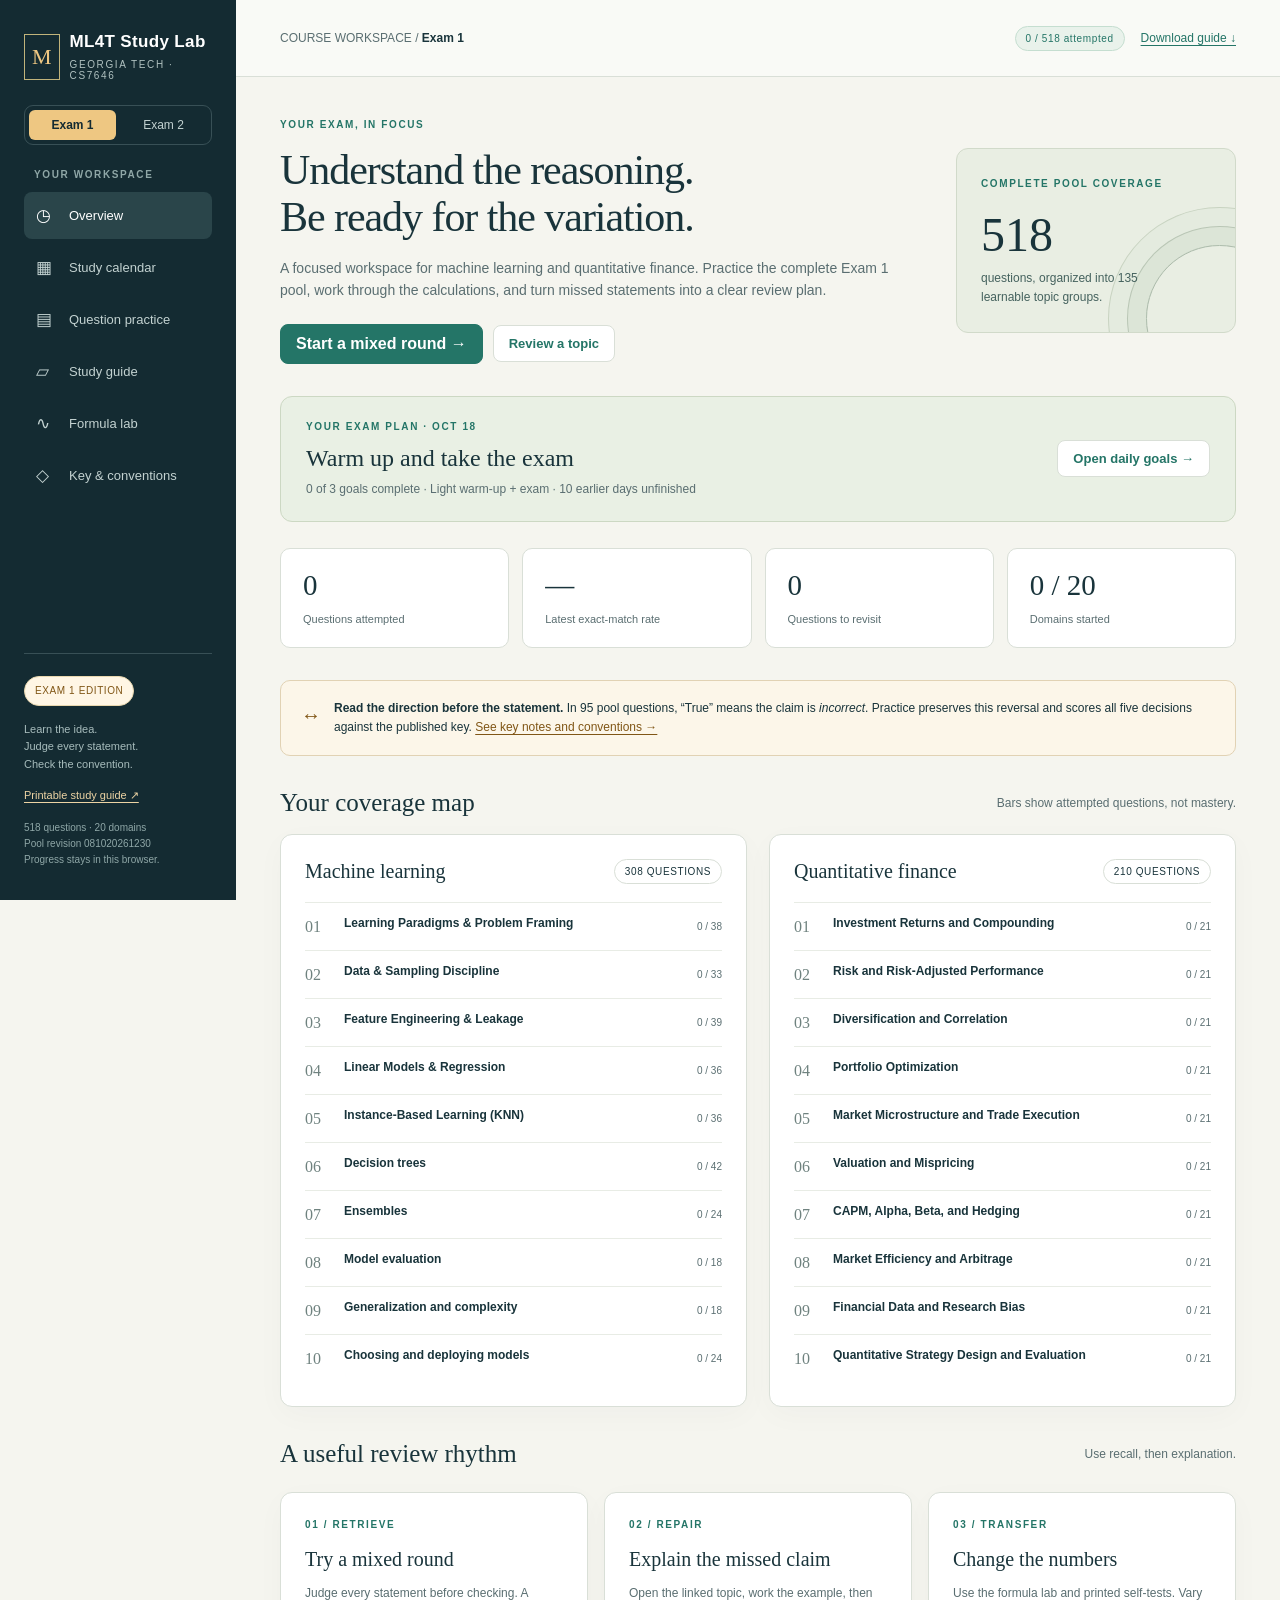
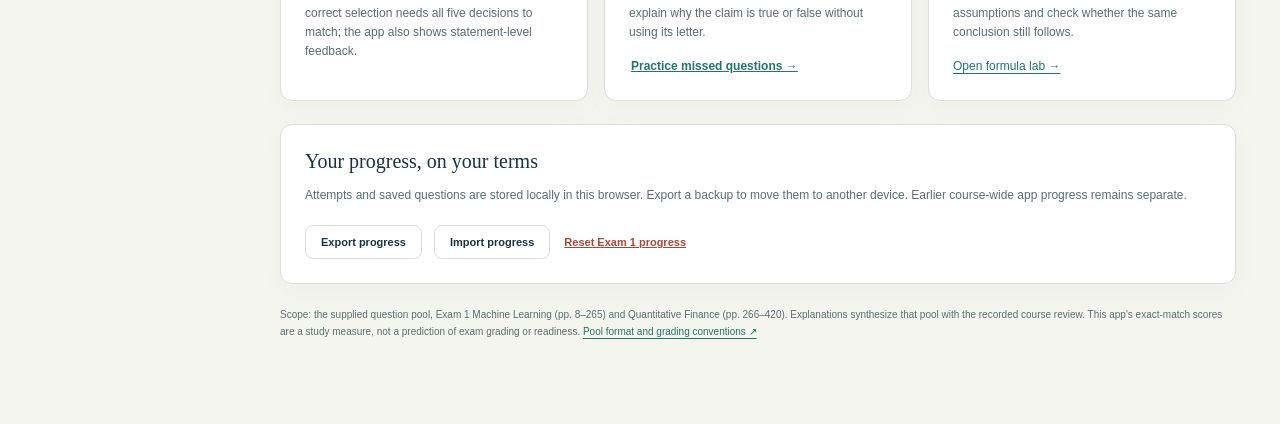
<file: docs/index.html>
<!doctype html>
<html lang="en"><head><meta charset="utf-8"><meta name="viewport" content="width=device-width,initial-scale=1"><meta name="theme-color" content="#142b32"><title>ML4T · Exam 1 Study Lab</title><meta name="description" content="518 Exam 1 pool questions, focused explanations, worked formulas, and a printable guide."><link rel="icon" href="data:image/svg+xml,%3Csvg xmlns='http://www.w3.org/2000/svg' viewBox='0 0 64 64'%3E%3Crect width='64' height='64' rx='14' fill='%23142b32'/%3E%3Cpath d='M14 44V20l18 17 18-17v24' fill='none' stroke='%23eec782' stroke-width='6'/%3E%3C/svg%3E"><link rel="stylesheet" href="styles.css"><script defer src="exam-data.js"></script><script defer src="exam-logic.js"></script><script defer src="calendar-data.js"></script><script defer src="study-planner.js"></script><script defer src="app.js"></script></head>
<body><a class="skip" href="#main">Skip to content</a><div id="app"><main class="loading"><p>CS7646 / EXAM 1</p><h1>A sharper way to prepare.</h1><p>Loading the study lab…</p><noscript><p>Enable JavaScript for practice, or <a href="assets/CS7646_Exam1_Final_Study_Guide.pdf">download the printable guide</a>.</p></noscript></main></div><div id="toast" role="status" aria-live="polite"></div><dialog id="reset-dialog"><h2>Reset Exam 1 progress?</h2><p>This removes attempts, saved questions, and calendar checklists in this browser. Export a backup first if you want to keep them.</p><div class="actions"><button data-action="cancel-reset">Keep progress</button><button class="danger" data-action="confirm-reset">Reset progress</button></div></dialog></body></html>
</file>
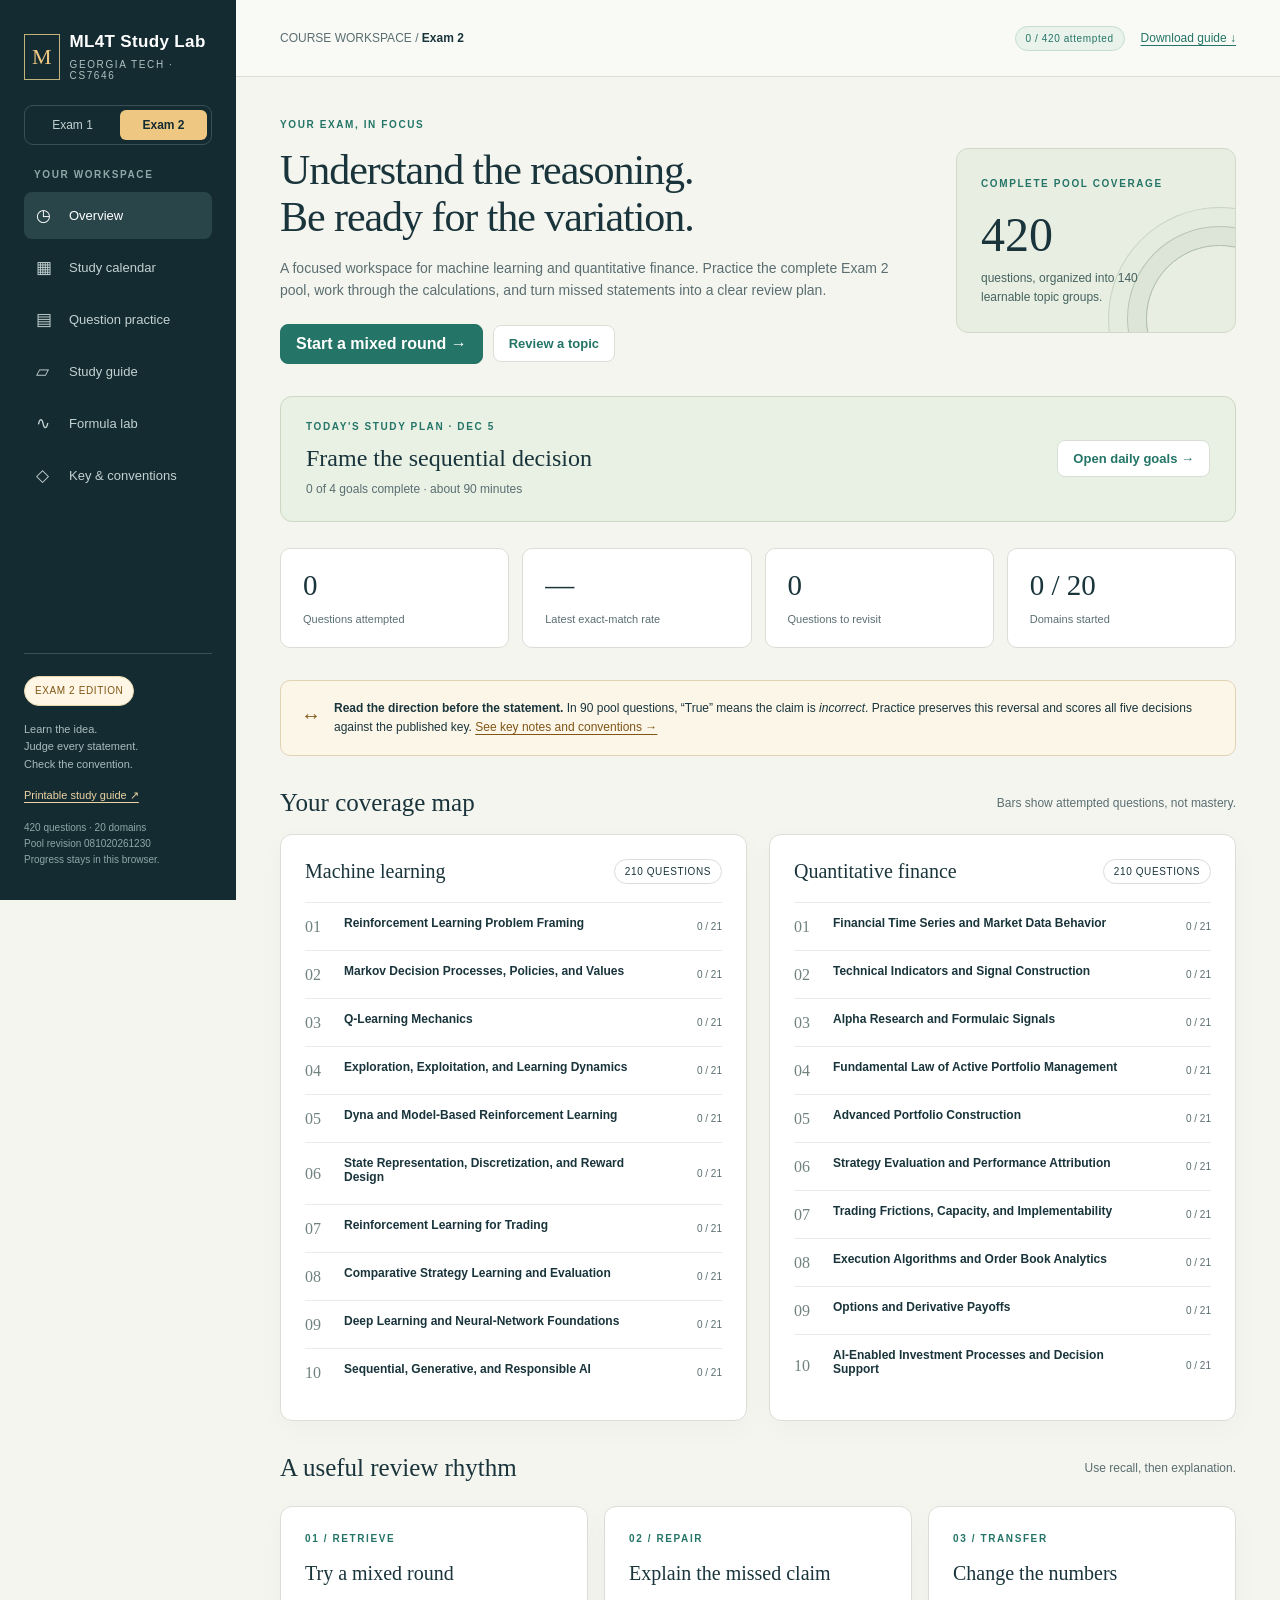
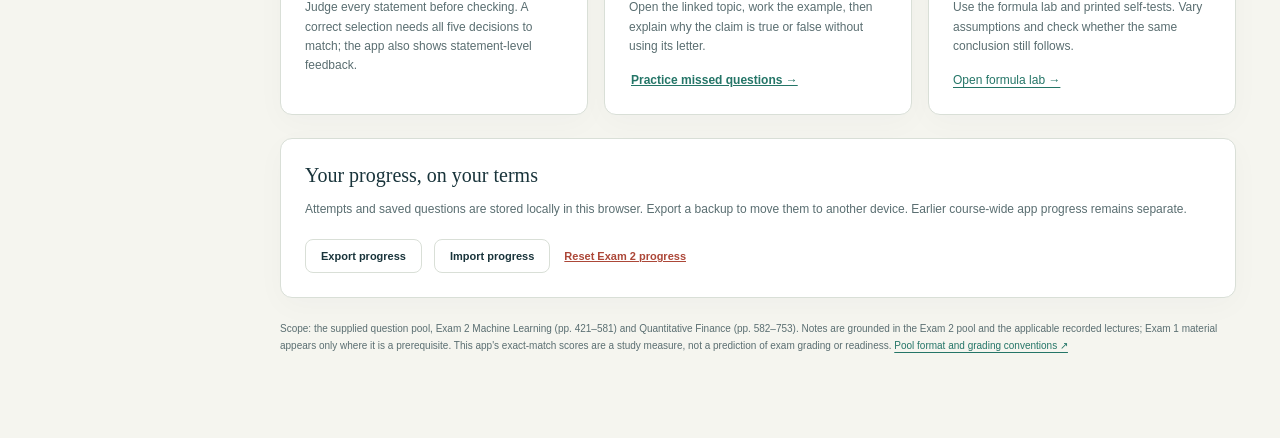
<file: docs/exam2/index.html>
<!doctype html>
<html lang="en"><head><meta charset="utf-8"><meta name="viewport" content="width=device-width,initial-scale=1"><title>ML4T · Exam 2 Study Lab</title><meta name="description" content="420 Exam 2 pool questions, focused explanations, worked formulas, a study calendar, and a printable guide."><link rel="icon" href="data:image/svg+xml,%3Csvg xmlns='http://www.w3.org/2000/svg' viewBox='0 0 64 64'%3E%3Crect width='64' height='64' rx='14' fill='%23142b32'/%3E%3Cpath d='M14 44V20l18 17 18-17v24' fill='none' stroke='%23eec782' stroke-width='6'/%3E%3C/svg%3E"><link rel="stylesheet" href="../styles.css"><script defer src="exam-data.js"></script><script defer src="../exam-logic.js"></script><script defer src="../study-planner.js"></script><script defer src="planner.js"></script><script defer src="logic.js"></script><script defer src="labs.js"></script><script defer src="../app.js"></script></head>
<body><a class="skip" href="#main">Skip to content</a><div id="app"><main class="loading"><p>CS7646 / EXAM 2</p><h1>A sharper way to prepare.</h1><p>Loading the study lab…</p><noscript><p>Enable JavaScript for practice, or <a href="../assets/CS7646_Exam2_Study_Guide.pdf">download the printable guide</a>.</p></noscript></main></div><div id="toast" role="status" aria-live="polite"></div><dialog id="reset-dialog" aria-labelledby="reset-title"><h2 id="reset-title">Reset Exam 2 progress?</h2><p>This removes Exam 2 attempts, saved questions, and calendar checklists in this browser. Export a backup first if you want to keep them. Exam 1 progress stays saved.</p><div class="actions"><button data-action="cancel-reset" autofocus>Keep progress</button><button class="danger" data-action="confirm-reset">Reset progress</button></div></dialog></body></html>
</file>
<file: docs/styles.css>
:root{--ink:#19343b;--muted:#5a6e71;--navy:#142b32;--paper:#f5f5ef;--line:#d9dfd7;--gold:#eec782;--green:#247567;--red:#ac4738;--amber:#805616;font-family:Inter,-apple-system,BlinkMacSystemFont,"Segoe UI",sans-serif;color:var(--ink);background:var(--paper);font-synthesis:none}*{box-sizing:border-box}body{margin:0}button,input,select{font:inherit}button,a,input,select{touch-action:manipulation}button{cursor:pointer;border:1px solid var(--line);background:#fff;color:var(--ink);border-radius:8px;padding:10px 15px;font-weight:600}button:hover{border-color:var(--green);background:#f1f6f1}button:disabled{cursor:default;opacity:.45}a{color:var(--green);text-underline-offset:3px}button:focus-visible,a:focus-visible,input:focus-visible,select:focus-visible,summary:focus-visible{outline:3px solid #b67e20;outline-offset:3px}.skip{position:fixed;top:-70px;left:10px;z-index:30;background:white;padding:14px}.skip:focus{top:10px}.sidebar{position:fixed;inset:0 auto 0 0;width:236px;background:var(--navy);color:#fff;padding:32px 24px;display:flex;flex-direction:column;z-index:10}.brand{display:flex;gap:10px;align-items:center;color:#fff;text-decoration:none}.brand-mark{border:1px solid #c1b47b;padding:9px 7px;color:var(--gold);font-family:Georgia,serif;font-size:22px}.brand strong{font-size:17px;letter-spacing:.02em}.brand small{display:block;color:#b0c1c0;font-size:10px;letter-spacing:.16em;margin-top:7px}.nav-label,.eyebrow{text-transform:uppercase;font-size:10px;letter-spacing:.16em;font-weight:750}.nav-label{color:#8fa7a7;margin:42px 10px 12px}.sidebar nav{display:grid;gap:5px}.nav-button{display:flex;gap:13px;align-items:center;width:100%;text-align:left;border:0;background:transparent;color:#c3d2d1;padding:13px 12px;font-size:13px;font-weight:500}.nav-button span:first-child{font-size:17px;width:20px}.nav-button.active{background:#2a454a;color:#fff}.nav-button:hover{background:#263f45}.sidebar-bottom{margin-top:auto;border-top:1px solid #385056;padding-top:22px;font-size:11px;line-height:1.6;color:#a7bcbc}.sidebar-bottom a{color:#edd4a4}.sidebar-bottom .mini{margin-top:15px;font-size:10px;color:#8fa7a7}.shell{margin-left:236px}.topbar{height:77px;border-bottom:1px solid var(--line);display:flex;align-items:center;justify-content:space-between;padding:0 44px;gap:20px;font-size:12px;color:var(--muted);background:#f9faf6}.topbar strong{color:var(--ink);font-weight:600}.tag{display:inline-flex;align-items:center;border:1px solid var(--line);border-radius:30px;padding:6px 10px;font-size:10px;letter-spacing:.06em;white-space:nowrap}.tag.green{color:var(--green);background:#e9f2eb;border-color:#c5ded0}.tag.gold{color:var(--amber);background:#fff6e5;border-color:#e9d7ae}.topbar-right{display:flex;align-items:center;gap:16px}.content{max-width:1370px;margin:auto;padding:40px 44px 70px}.eyebrow{color:var(--green);margin:0 0 14px}.hero{display:grid;grid-template-columns:minmax(0,1fr) 280px;gap:40px;align-items:center;margin-bottom:32px}h1,h2,h3{font-family:Georgia,"Times New Roman",serif;font-weight:400}h1{font-size:42px;line-height:1.12;margin:0 0 16px;letter-spacing:-.025em}h2{font-size:25px;margin:0 0 14px;line-height:1.2}h3{font-size:20px;line-height:1.25;margin:0 0 12px}p{line-height:1.6;margin:0 0 14px}.lede{max-width:680px;color:var(--muted);font-size:14px}.actions{display:flex;align-items:center;flex-wrap:wrap;gap:10px;margin-top:22px}.primary{background:var(--green);color:white;border-color:var(--green)}.primary:hover{background:#1e6155;color:white}.button-link{display:inline-flex;align-items:center;justify-content:center;text-decoration:none;border:1px solid var(--line);padding:10px 15px;font-size:13px;font-weight:600;border-radius:8px;background:#fff}.hero-card{position:relative;border:1px solid #d1daca;background:#e9eee3;padding:24px;border-radius:12px;overflow:hidden}.hero-card:after{content:"";position:absolute;width:145px;height:145px;border:1px solid #adbcac;border-radius:50%;right:-58px;bottom:-60px;box-shadow:0 0 0 18px #dce5d7,0 0 0 19px #b9c6b5,0 0 0 37px #e4ebdf,0 0 0 38px #c8d3c1}.hero-card .big{font-family:Georgia,serif;font-size:48px;margin:16px 0 7px}.hero-card p{max-width:155px;font-size:12px;color:#45625e;margin:0}.stats{display:grid;grid-template-columns:repeat(4,minmax(0,1fr));gap:13px;margin:26px 0 32px}.stat{border:1px solid var(--line);border-radius:10px;background:#fff;padding:20px 22px}.stat .value{display:block;font-size:29px;font-family:Georgia,serif;margin-bottom:7px}.stat .label{font-size:11px;color:var(--muted)}.section-heading{display:flex;align-items:center;justify-content:space-between;gap:20px;margin:32px 0 16px}.section-heading h2{margin:0}.section-heading p{font-size:12px;color:var(--muted);margin:0}.columns{display:grid;grid-template-columns:minmax(0,1fr) minmax(0,1fr);gap:22px}.panel{background:#fff;border:1px solid var(--line);border-radius:12px;padding:24px;box-shadow:0 8px 30px #18303907;min-width:0}.panel-heading{display:flex;justify-content:space-between;gap:12px;margin-bottom:18px}.panel-heading h3{margin:0}.muted{color:var(--muted)}.small{font-size:12px;line-height:1.6}.tiny{font-size:10px}.domain-row{display:grid;grid-template-columns:28px minmax(0,1fr) 47px;align-items:center;gap:11px;padding:13px 0;border-top:1px solid #e8ece5;text-decoration:none;color:var(--ink)}.domain-row:hover .domain-name{text-decoration:underline}.domain-num{font-family:Georgia,serif;color:#6f827f;font-size:16px}.domain-name{font-size:12px;font-weight:600;display:block;margin-bottom:7px}.track{height:4px;background:#e7ece6;border-radius:4px;overflow:hidden}.track span{display:block;height:100%;background:var(--green)}.domain-count{font-size:10px;text-align:right;color:var(--muted)}.strip{display:flex;align-items:flex-start;gap:13px;padding:18px 20px;border:1px solid #e1d2b4;background:#fcf6e9;border-radius:10px;font-size:12px;line-height:1.65;margin:24px 0}.strip p{margin:0}.strip .badge{flex-shrink:0;font-size:20px;color:var(--amber)}.strip a{color:var(--amber)}.filters{display:grid;grid-template-columns:1fr 1.45fr 1fr 1.4fr;gap:10px;margin:22px 0 15px}.field{display:grid;gap:7px;font-size:10px;font-weight:600;color:var(--muted);letter-spacing:.02em}.field select,.field input{height:40px;border:1px solid #cbd6cf;border-radius:7px;background:white;padding:8px 10px;width:100%;min-width:0;color:var(--ink);font-size:12px;font-weight:400}.practice-controls{display:flex;gap:14px;align-items:center;flex-wrap:wrap;margin-bottom:24px;font-size:12px;color:var(--muted)}.practice-controls label{display:flex;align-items:center;gap:7px}.practice-controls select{border:1px solid var(--line);border-radius:5px;padding:7px;background:white;color:var(--ink)}input[type=checkbox]{accent-color:var(--green);width:17px;height:17px}.practice-layout{display:grid;grid-template-columns:minmax(0,1fr) 255px;gap:23px}.question-card{background:white;border:1px solid var(--line);border-radius:12px;padding:28px}.question-meta{display:flex;justify-content:space-between;gap:15px;align-items:center;margin-bottom:21px}.question-id{font-size:11px;color:var(--green);font-weight:700;letter-spacing:.04em}.question-stem{font-size:15px;line-height:1.8}.mode-banner{padding:11px 14px;background:#eaf3ef;border-left:3px solid var(--green);font-size:12px;line-height:1.65;margin:18px 0}.mode-banner.reverse{background:#fff2d9;border-color:#b27719;color:#744d13}.statement{display:flex;align-items:flex-start;gap:11px;padding:15px;border:1px solid var(--line);border-radius:8px;margin-top:10px;cursor:pointer;font-size:13px;line-height:1.6}.statement:hover{background:#f8faf7}.statement input{flex-shrink:0;margin:2px 0}.statement .letter{font-weight:700;color:#718882}.statement.checked{border-color:#5a9485;background:#f3f9f4}.statement.correct{border-color:#8ab6a0;background:#f1f8f2}.statement.incorrect{border-color:#d59a8d;background:#fff5f1}.statement-content{flex:1;min-width:0}.explanation{font-size:12px;margin-top:10px;border-top:1px solid #cfdcd1;padding-top:9px}.explanation strong{display:block;font-size:11px;margin-bottom:5px}.official{font-weight:600;color:#405f56}.question-footer{display:flex;align-items:center;justify-content:space-between;gap:16px;margin-top:22px}.feedback{background:#edf5ed;border-radius:8px;padding:15px 18px;margin-top:20px;font-size:13px}.feedback.missed{background:#fff1e8}.feedback p{margin:5px 0 0;font-size:12px}.side-card{background:#fff;border:1px solid var(--line);border-radius:10px;padding:20px;margin-bottom:16px}.side-card h3{font-size:19px}.side-card p{font-size:12px;color:var(--muted)}.side-card .button-link,.side-card button{font-size:11px}.session-dots{display:flex;gap:5px;flex-wrap:wrap;margin:15px 0}.session-dot{border:1px solid #cbd7ce;border-radius:4px;width:23px;height:23px;padding:0;font-size:9px;background:#f3f5f0}.session-dot.now{outline:2px solid var(--green);outline-offset:1px}.session-dot.hit{background:var(--green);color:#fff}.session-dot.miss{background:#d49d69;color:#fff}.progress-note{font-size:10px;color:var(--muted);margin-top:18px}.warning-note{border:1px solid #e1be82;border-radius:8px;background:#fff9ec;padding:14px;font-size:12px;line-height:1.6;margin-bottom:18px}.warning-note summary{cursor:pointer;font-weight:700}.warning-note p{margin:10px 0 0}.library-layout{display:grid;grid-template-columns:230px minmax(0,1fr);gap:26px;margin-top:25px}.topic-list{display:grid;gap:3px;align-content:start;position:sticky;top:20px;max-height:85vh;overflow:auto}.topic-list .nav-label{margin:20px 10px 6px;color:var(--green)}.topic-button{border:0;border-radius:7px;background:transparent;text-align:left;font-size:12px;font-weight:500;padding:11px}.topic-button.active{background:#e3ece0;color:#155e50;font-weight:700}.topic-button small{color:var(--muted);margin-right:7px}.guide-head{border-bottom:1px solid var(--line);padding-bottom:24px;margin-bottom:25px}.guide-head h2{font-size:33px}.guide-section{margin:26px 0}.guide-section h3{font-size:20px}.guide-section p,.guide-section li{font-size:13px;line-height:1.8}.guide-section ul{padding-left:20px}.guide-section li{margin-bottom:8px}.group{border-top:1px solid var(--line);padding:17px 0}.group summary{display:flex;gap:13px;cursor:pointer;align-items:center;font-size:13px;font-weight:650;list-style:none}.group summary:after{content:"+";margin-left:auto;font-size:20px;color:var(--green)}.group[open] summary:after{content:"−"}.group .group-number{font-family:Georgia,serif;color:var(--green);font-size:19px;font-weight:400}.group-content{padding-left:37px}.group-content li{font-size:13px;line-height:1.75;margin:10px 0}.trap{background:#f9f3e5;border-left:3px solid #d5ad68;padding:12px 14px;margin:14px 0;font-size:12px;line-height:1.7}.group-meta{font-size:10px;display:flex;align-items:center;gap:13px;flex-wrap:wrap}.group-meta button{padding:6px 9px;font-size:10px}.formula{font-family:"SFMono-Regular",Consolas,monospace;font-size:12px;line-height:1.85;padding:16px;background:#edf2ec;border-radius:7px;white-space:pre-wrap;overflow-wrap:anywhere}.example{border-left:3px solid #6b9b8d;padding:5px 17px;margin:20px 0;font-size:13px;line-height:1.7}.example strong{display:block;margin-bottom:7px}.example p{margin-bottom:7px}.cards3{display:grid;grid-template-columns:repeat(3,1fr);gap:16px;margin:23px 0}.lab-tabs{display:flex;gap:8px;flex-wrap:wrap;margin:25px 0}.lab-tabs button.active{background:var(--navy);color:white;border-color:var(--navy)}.lab-grid{display:grid;grid-template-columns:330px minmax(0,1fr);gap:24px}.lab-inputs .field{margin:17px 0;font-size:12px}.lab-inputs input{height:45px;font-size:14px}.lab-result{background:#e6eee1;border-radius:10px;padding:30px}.lab-result .result{font-family:Georgia,serif;font-size:40px;margin:18px 0}.lab-result p{font-size:13px}.lab-bars{display:flex;gap:20px;align-items:flex-end;height:170px;border-bottom:1px solid #9daf9d;padding:0 20px;margin:25px 0 40px}.lab-bar{flex:1;background:#437d69;min-height:3px;position:relative;max-width:120px;margin:auto}.lab-bar span{position:absolute;bottom:-27px;left:50%;transform:translateX(-50%);font-size:10px;white-space:nowrap}.check-table{width:100%;border-collapse:collapse;font-size:12px}.check-table th,.check-table td{padding:13px 10px;text-align:left;border-bottom:1px solid var(--line);vertical-align:top;line-height:1.65}.check-table th{font-size:10px;color:var(--muted);text-transform:uppercase;letter-spacing:.06em}.issue{border:1px solid var(--line);background:white;border-radius:10px;padding:24px;margin:16px 0}.issue h3{font-size:19px}.issue blockquote{margin:15px 0;border-left:3px solid #cdb37f;padding:6px 15px;font-size:13px;line-height:1.8;color:var(--muted)}.issue p{font-size:13px}.empty{text-align:center;padding:50px 25px;background:#fff;border:1px solid var(--line);border-radius:12px}.empty p{color:var(--muted);font-size:13px}.text-button{border:none;background:none;padding:2px;color:var(--green);text-decoration:underline;font-size:12px}.storage-actions{display:flex;gap:12px;align-items:center;flex-wrap:wrap;margin-top:20px}.storage-actions button{font-size:11px}.danger{color:var(--red)}dialog{max-width:460px;border:1px solid var(--line);border-radius:14px;padding:30px;color:var(--ink);box-shadow:0 20px 100px #0004}dialog::backdrop{background:#122d3677}#toast{position:fixed;bottom:25px;left:50%;transform:translateX(-50%);background:var(--navy);color:white;border-radius:8px;padding:13px 20px;font-size:12px;z-index:50;max-width:90vw;display:none}.loading{padding:70px;max-width:800px}.source-line{font-size:10px;color:var(--muted);line-height:1.7;margin-top:22px}.sr-only{position:absolute;width:1px;height:1px;padding:0;margin:-1px;overflow:hidden;clip:rect(0,0,0,0);white-space:nowrap;border:0}.lecture-figure{margin:20px 0}.lecture-figure img{max-width:100%;border:1px solid var(--line);border-radius:8px}.lecture-figure figcaption{font-size:10px;color:var(--muted);margin-top:7px}
@media(min-width:1500px){.hero h1{font-size:48px}.question-stem{font-size:16px}}
@media(max-width:1150px){.sidebar{width:200px;padding:28px 16px}.shell{margin-left:200px}.content{padding:30px 26px 55px}.topbar{padding:0 26px}.practice-layout{grid-template-columns:minmax(0,1fr) 210px}.filters{grid-template-columns:1fr 1fr}.hero{grid-template-columns:minmax(0,1fr) 220px;gap:25px}.hero h1{font-size:37px}.stat{padding:17px}.library-layout{grid-template-columns:190px minmax(0,1fr)}.lab-grid{grid-template-columns:270px minmax(0,1fr)}}
@media(max-width:900px){.sidebar{width:175px;padding:25px 13px}.shell{margin-left:175px}.brand strong{font-size:14px}.brand small{font-size:8px}.brand-mark{font-size:17px}.nav-button{font-size:12px;padding:12px 9px}.content{padding:28px 22px 45px}.hero{grid-template-columns:1fr}.hero-card{display:none}.practice-layout{grid-template-columns:1fr}.practice-aside{display:grid;grid-template-columns:1fr 1fr;gap:15px}.columns{grid-template-columns:1fr}.lab-grid{grid-template-columns:1fr}.lab-inputs{display:grid;grid-template-columns:1fr 1fr;gap:0 20px}.lab-inputs h3{grid-column:1/-1}.library-layout{grid-template-columns:1fr}.topic-list{position:static;display:flex;flex-wrap:wrap;max-height:180px;border-bottom:1px solid var(--line);padding-bottom:15px}.topic-list .nav-label{width:100%;margin:10px 0 0}.topic-button{padding:7px 10px;font-size:11px}.stats{grid-template-columns:1fr 1fr}.cards3{grid-template-columns:1fr}.topbar{padding:0 22px}.topbar-right .tag{display:none}}
@media(max-width:650px){.sidebar{position:static;width:auto;padding:17px 18px 10px;display:block}.brand{margin-bottom:17px}.brand strong{font-size:16px}.brand small{font-size:9px}.brand-mark{font-size:20px}.nav-label,.sidebar-bottom{display:none}.sidebar nav{display:flex;gap:5px;overflow-x:auto}.nav-button{white-space:nowrap;width:auto;font-size:11px;padding:10px}.nav-button span:first-child{display:none}.shell{margin-left:0}.topbar{height:52px;padding:0 18px;font-size:10px}.topbar-right{gap:10px}.topbar-right a{font-size:10px}.content{padding:27px 18px 45px}.hero h1,h1{font-size:34px}.hero{margin-bottom:20px}.lede{font-size:13px}.stats{gap:9px;margin:23px 0}.stat{padding:16px}.stat .value{font-size:27px}.section-heading{align-items:flex-start}.section-heading h2{font-size:23px}.section-heading p{max-width:115px;text-align:right;font-size:10px}.panel,.question-card{padding:20px}.filters{gap:10px}.question-stem{font-size:14px}.statement{padding:13px 10px;font-size:12px;gap:8px}.question-meta{align-items:flex-start}.question-footer{flex-wrap:wrap}.practice-aside{grid-template-columns:1fr}.practice-controls{font-size:11px;gap:10px}.practice-controls button{font-size:11px}.guide-head h2{font-size:29px}.group-content{padding-left:0}.lab-result{padding:23px}.lab-result .result{font-size:35px}.issue{padding:20px}.check-table{font-size:10px}.check-table td,.check-table th{padding:9px 5px}.topbar-right strong{display:none}}
@media print{.sidebar,.topbar,.actions,.filters,.practice-controls,.practice-aside,#toast,.nav-button,.storage-actions{display:none!important}.shell{margin:0}.content{padding:0}.panel,.question-card{border:0;box-shadow:none}.columns{display:block}body{background:white}.guide-section,.group{break-inside:avoid}a{color:inherit}h1{font-size:28px}.topic-list{display:none}.library-layout{display:block}}
.hero-card>*{position:relative;z-index:1}.hero-card:after{z-index:0}.hero-card p{max-width:185px}
@media(max-width:650px){.sidebar nav{flex-wrap:wrap;overflow:visible}.nav-button{flex:1 1 30%;justify-content:center;min-height:38px;background:#203a40}.sidebar{padding-bottom:14px}.brand small{letter-spacing:.12em}}
@media(max-width:650px){.topic-list .nav-label{display:block}}
/* Exam 1 daily calendar */
.planner-home{display:flex;justify-content:space-between;align-items:center;gap:24px;padding:22px 25px;background:#e9f0e4;border:1px solid #ccd8c3;border-radius:12px;margin:25px 0}.planner-home .eyebrow{margin-bottom:8px}.planner-home h3{margin-bottom:7px;font-size:24px}.planner-home p:last-child{margin:0;font-size:12px;color:var(--muted)}.planner-home .button-link{white-space:nowrap}.planner-heading{display:flex;gap:30px;align-items:flex-start;justify-content:space-between}.planner-heading .tag{margin-top:10px}.planner-stats{display:flex;gap:0;border:1px solid var(--line);border-radius:10px;background:#fff;margin:27px 0}.planner-stats>div{flex:1;padding:20px 24px;border-right:1px solid var(--line)}.planner-stats>div:last-child{border:0}.planner-stats strong{display:block;font-family:Georgia,serif;font-size:28px;font-weight:400;margin-bottom:6px}.planner-stats span{color:var(--muted);font-size:11px}.planner-layout{display:grid;grid-template-columns:330px minmax(0,1fr);gap:25px;align-items:start}.month-panel{padding:22px}.month-heading{display:flex;align-items:center;justify-content:space-between;gap:10px;margin-bottom:19px}.month-heading h2{font-size:23px;margin:0}.month-grid{display:grid;grid-template-columns:repeat(7,minmax(0,1fr));gap:5px}.weekday{text-align:center;font-size:9px;text-transform:uppercase;color:var(--muted);padding:6px 0}.calendar-inactive,.calendar-blank{min-height:45px;display:flex;justify-content:center;align-items:center;color:#7d8981;font-size:12px}.calendar-date{display:flex;flex-direction:column;justify-content:center;align-items:center;gap:1px;min-height:45px;min-width:0;border-radius:8px;padding:4px;font-weight:600;font-size:12px;background:#eff4eb;border-color:#d5dfcd;position:relative}.calendar-date:hover{background:#dbe9d4}.calendar-date .calendar-dot{font-size:9px;line-height:10px;color:#4c7d69}.calendar-date.today{box-shadow:inset 0 0 0 1px var(--green)}.calendar-date.complete{background:#deedde;border-color:#a9c5a7}.calendar-date.deadline{background:#fff1d6;border-color:#e5c78d}.calendar-date.selected{background:var(--navy);border-color:var(--navy);color:white;box-shadow:none}.calendar-date.selected .calendar-dot{color:var(--gold)}.calendar-legend{display:flex;gap:10px;align-items:center;justify-content:space-between;margin-top:18px;font-size:9px;color:var(--muted)}.calendar-legend span{display:flex;align-items:center;gap:5px}.calendar-legend i{width:9px;height:9px;border-radius:3px;display:inline-block}.legend-today{border:1px solid var(--green)}.legend-done{background:#8bb495}.planner-note{padding:24px 6px;font-size:12px;color:var(--muted)}.planner-note h3{font-size:21px;color:var(--ink)}.planner-note p{line-height:1.8}.carryover{border-top:1px solid var(--line);padding-top:18px;margin-top:20px}.carryover>strong{font-size:12px;color:var(--ink)}.carryover p{margin-top:8px}.plan-detail{padding:28px}.plan-day-top{display:flex;align-items:center;justify-content:space-between;gap:15px}.plan-day-top .eyebrow{margin:0;line-height:1.8}.day-arrows{display:flex;gap:6px}.day-arrows button{padding:6px 9px}.plan-detail h2{font-size:30px;margin:15px 0 9px}.plan-day-meta{display:flex;justify-content:space-between;gap:15px;font-size:10px;color:var(--muted);margin:20px 0 10px}.plan-tasks{margin-top:9px}.plan-task{padding:24px 0;border-bottom:1px solid var(--line)}.plan-task-heading{display:flex;align-items:center;gap:10px;margin-bottom:10px}.plan-task-heading label{display:flex;align-items:flex-start;gap:11px;font-size:14px;font-weight:650;cursor:pointer;line-height:1.6}.plan-task-heading input{flex-shrink:0;margin:3px 0 0}.plan-task-heading h3{font-family:inherit;font-size:14px;font-weight:650;flex:1;margin:0;line-height:1.6}.plan-task>p{font-size:12px;color:var(--muted);line-height:1.75;padding-left:28px;margin-bottom:12px}.plan-task.is-done .plan-task-heading{color:var(--green)}.task-status{border:1px solid #becdc1;color:var(--green);width:18px;height:18px;flex-shrink:0;border-radius:4px;display:flex;align-items:center;justify-content:center;font-size:12px}.task-status.done{background:var(--green);border-color:var(--green);color:white}.plan-links{display:flex;flex-wrap:wrap;gap:8px 12px;margin-left:28px}.plan-links a,.plan-links button{font-size:11px;line-height:1.7;text-align:left}.practice-goal{margin-left:28px}.practice-goal>span{font-size:10px;color:var(--muted)}.practice-goal .track{margin:10px 0 14px;max-width:300px}.practice-goal button{font-size:12px}.plan-tip{background:#f9f4e6;border:1px solid #e8dcc0;border-radius:8px;padding:15px 17px;font-size:11px;line-height:1.8;margin-top:23px}.plan-tip p{margin:5px 0 0}.plan-roadmap{margin-top:25px}.plan-roadmap>div{display:grid;grid-template-columns:repeat(5,minmax(0,1fr));gap:10px;margin-top:20px}.roadmap-day{padding:14px;text-align:left;font-size:11px;font-weight:400;display:flex;flex-direction:column;gap:8px;min-height:120px;background:#fafbf7}.roadmap-day>span{font-size:10px;color:var(--green);font-weight:600}.roadmap-day strong{font-size:12px;line-height:1.45}.roadmap-day small{font-size:10px;color:var(--muted);margin-top:auto}.roadmap-day.active{background:#e7efdf;border-color:#a8c098}.calendar-return{display:inline-block;margin-bottom:22px}
@media(max-width:1150px){.planner-layout{grid-template-columns:285px minmax(0,1fr);gap:20px}.month-panel{padding:18px}.calendar-legend{gap:5px;font-size:8px}.planner-heading{display:block}.planner-heading .tag{margin-top:0}.plan-detail{padding:22px}.plan-roadmap>div{grid-template-columns:repeat(3,1fr)}}
@media(max-width:1000px){.planner-layout{grid-template-columns:1fr}.planner-layout>aside{display:grid;grid-template-columns:minmax(270px,1fr) minmax(180px,1fr);gap:22px}.planner-note{padding:15px 0}.plan-detail h2{scroll-margin-top:20px}.month-panel{padding:24px}.planner-home{gap:20px;padding:20px}.planner-home h3{font-size:22px}.plan-day-meta{font-size:11px}}
@media(max-width:760px){.planner-layout>aside{display:block}.planner-note{padding:20px 6px 0}.plan-roadmap>div{grid-template-columns:repeat(2,1fr)}.planner-home{align-items:flex-start;flex-direction:column;gap:15px}.planner-stats>div{padding:16px 12px}.planner-stats strong{font-size:25px}.planner-stats span{font-size:10px}.month-panel{padding:23px}.calendar-legend{font-size:10px}.calendar-date,.calendar-inactive,.calendar-blank{min-height:44px}.planner-heading h1{font-size:34px}.plan-day-top{align-items:flex-start}.plan-day-top .eyebrow{max-width:230px}.plan-day-meta{flex-wrap:wrap;gap:7px}.plan-task>p{padding-left:0}.plan-links,.practice-goal{margin-left:0}.plan-detail{padding:22px 19px}.plan-detail h2{font-size:29px}.plan-task-heading .tag{font-size:8px;padding:4px 6px}}
@media print{.planner-home,.day-arrows,.planner-note,.plan-roadmap{display:none}.planner-layout{display:block}.month-panel{break-after:page}.plan-task{break-inside:avoid}.plan-links,.practice-goal button{display:none}}

/* Both exam editions share these controls and the existing visual tokens. */
:root{--scrollbar-thumb:#879c99;--scrollbar-track:#edf0e9;--scrollbar-hover:#5a6e71;scrollbar-color:var(--scrollbar-thumb) var(--scrollbar-track)}*{scrollbar-width:auto}::-webkit-scrollbar{width:12px;height:12px}::-webkit-scrollbar-track{background:var(--scrollbar-track)}::-webkit-scrollbar-thumb{background:var(--scrollbar-thumb);border:3px solid var(--scrollbar-track);border-radius:10px}::-webkit-scrollbar-thumb:hover,::-webkit-scrollbar-thumb:active{background:var(--scrollbar-hover)}.sidebar{overflow-y:auto}.sidebar .exam-switch{display:flex;gap:4px;margin-top:24px;padding:4px;border:1px solid #385056;border-radius:9px}.exam-switch a{flex:1;text-align:center;text-decoration:none;color:#c3d2d1;font-size:12px;padding:8px 10px;border-radius:6px}.exam-switch a[aria-current]{background:var(--gold);color:var(--navy);font-weight:700}.exam-switch a:hover{background:#2a454a;color:#fff}.exam-switch a[aria-current]:hover{background:var(--gold);color:var(--navy)}.sidebar .exam-switch+.nav-label{margin-top:24px}.calendar-settings{display:grid;grid-template-columns:minmax(0,1fr) minmax(220px,320px);gap:24px;margin-bottom:24px}.calendar-date-form{display:flex;flex-wrap:wrap;gap:10px;align-items:end}.calendar-date-form .field{width:100%}.calendar-date-form input{width:100%}.calendar-date-form [role=status]{width:100%;color:var(--red);margin:0}.field:has(.search-clear),.guide-search-wrap{position:relative}.field:has(.search-clear) input,.guide-search-wrap input{padding-right:38px}.search-clear{position:absolute;right:7px;bottom:6px;padding:4px 7px;border:0;background:transparent;font-size:18px;line-height:1}.guide-search-wrap .search-clear{bottom:8px}.formula,.question-stem,.statement-content,.example{overflow-wrap:anywhere}.lab-inputs select{width:100%;padding:11px 12px;border:1px solid var(--line);border-radius:7px;background:white;color:var(--ink)}
@media(max-width:760px){.sidebar .exam-switch{margin:0;align-self:center;min-width:150px}.calendar-settings{grid-template-columns:1fr;gap:12px}.calendar-date-form{max-width:100%}.sidebar .exam-switch+.nav-label{display:none}.lab-result .result{overflow-wrap:anywhere}.calendar-date-form input{min-width:0}}
@media(forced-colors:active){:root{scrollbar-color:auto}.exam-switch a[aria-current]{outline:2px solid Highlight}}
@media(prefers-reduced-motion:reduce){*{scroll-behavior:auto!important}}
</file>
